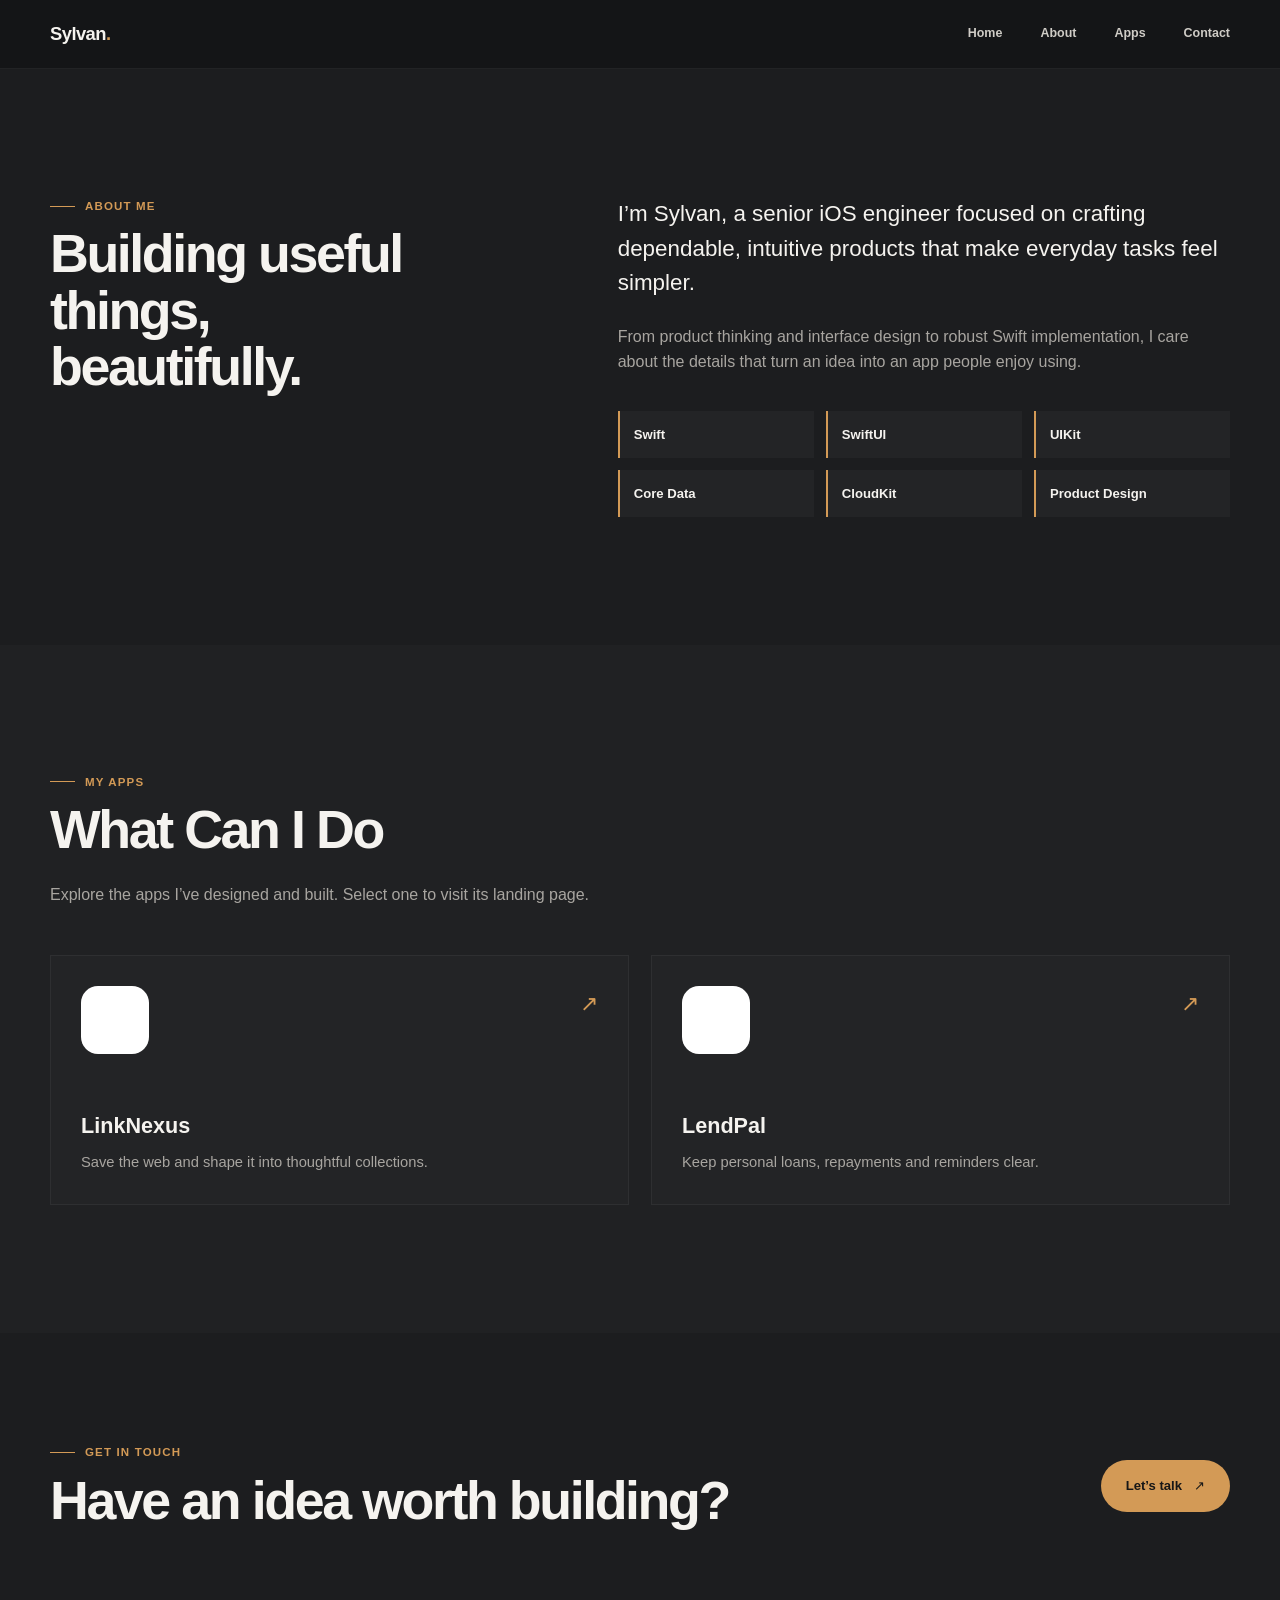
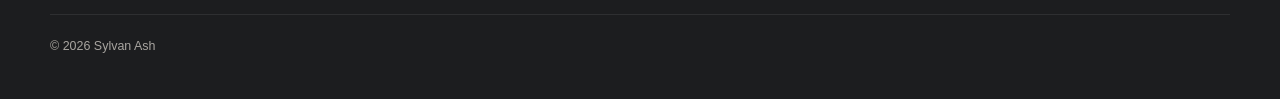
<file: index.html>
<!doctype html>
<html lang="en">
  <head>
    <meta charset="utf-8">
    <meta name="viewport" content="width=device-width, initial-scale=1">
    <meta http-equiv="refresh" content="0; url=https://sylvan-d-ash.github.io/">
    <link rel="canonical" href="https://sylvan-d-ash.github.io/">
    <meta name="description" content="Sylvan Ash is a senior iOS engineer building thoughtful apps for everyday life.">
    <title>Sylvan Ash — Senior iOS Engineer</title>
    <link rel="icon" href="favicon.svg" type="image/svg+xml">
    <link rel="apple-touch-icon" href="apple-touch-icon.png">
    <link rel="stylesheet" href="assets/styles.css">
  </head>
  <body class="portfolio-home">
    <header class="site-nav">
      <div class="nav-inner">
        <a class="wordmark" href="#home" aria-label="Sylvan Ash, home">Sylvan<span>.</span></a>
        <nav aria-label="Primary navigation">
          <a href="#home">Home</a>
          <a href="#about">About</a>
          <a href="#apps">Apps</a>
          <a href="#contact">Contact</a>
        </nav>
      </div>
    </header>

    <main>
      <section class="portfolio-hero" id="home" aria-labelledby="hero-title">
        <h1 class="visually-hidden" id="hero-title">Sylvan Ash, Senior iOS Engineer</h1>
        <img src="assets/sylvan-ash-hero-dark.png" alt="A dark desk with a notebook, plant, glasses, keyboard and coffee, introducing Sylvan Ash, Senior iOS Engineer.">
      </section>

      <section class="portfolio-section about-section" id="about">
        <div class="section-heading">
          <p class="section-kicker">About me</p>
          <h2>Building useful things,<br>beautifully.</h2>
        </div>
        <div class="about-copy">
          <p class="about-lead">I’m Sylvan, a senior iOS engineer focused on crafting dependable, intuitive products that make everyday tasks feel simpler.</p>
          <p>From product thinking and interface design to robust Swift implementation, I care about the details that turn an idea into an app people enjoy using.</p>
          <div class="skill-list" aria-label="Skills">
            <span>Swift</span>
            <span>SwiftUI</span>
            <span>UIKit</span>
            <span>Core Data</span>
            <span>CloudKit</span>
            <span>Product Design</span>
          </div>
        </div>
      </section>

      <section class="portfolio-section apps-section" id="apps">
        <div class="section-heading">
          <p class="section-kicker">My apps</p>
          <h2>What Can I Do</h2>
          <p>Explore the apps I’ve designed and built. Select one to visit its landing page.</p>
        </div>

        <div class="portfolio-app-grid" aria-label="Apps by Sylvan Ash">
          <a class="portfolio-app-card" href="linknexus/" aria-label="View the LinkNexus landing page">
            <span class="portfolio-app-icon" aria-hidden="true">
              <img src="linknexus-icon.png" alt="">
            </span>
            <span class="portfolio-app-copy">
              <span class="portfolio-app-name">LinkNexus</span>
              <span class="portfolio-app-description">Save the web and shape it into thoughtful collections.</span>
            </span>
            <span class="portfolio-app-arrow" aria-hidden="true">↗</span>
          </a>

          <a class="portfolio-app-card" href="lendpal/" aria-label="View the LendPal landing page">
            <span class="portfolio-app-icon" aria-hidden="true">
              <img src="app-light.png" alt="">
            </span>
            <span class="portfolio-app-copy">
              <span class="portfolio-app-name">LendPal</span>
              <span class="portfolio-app-description">Keep personal loans, repayments and reminders clear.</span>
            </span>
            <span class="portfolio-app-arrow" aria-hidden="true">↗</span>
          </a>
        </div>
      </section>
    </main>

    <footer class="portfolio-footer" id="contact">
      <div>
        <p class="section-kicker">Get in touch</p>
        <h2>Have an idea worth building?</h2>
      </div>
      <a class="contact-button" href="mailto:sylvan.d.ash@gmail.com">Let’s talk <span aria-hidden="true">↗</span></a>
      <p class="copyright">© 2026 Sylvan Ash</p>
    </footer>
  </body>
</html>
</file>
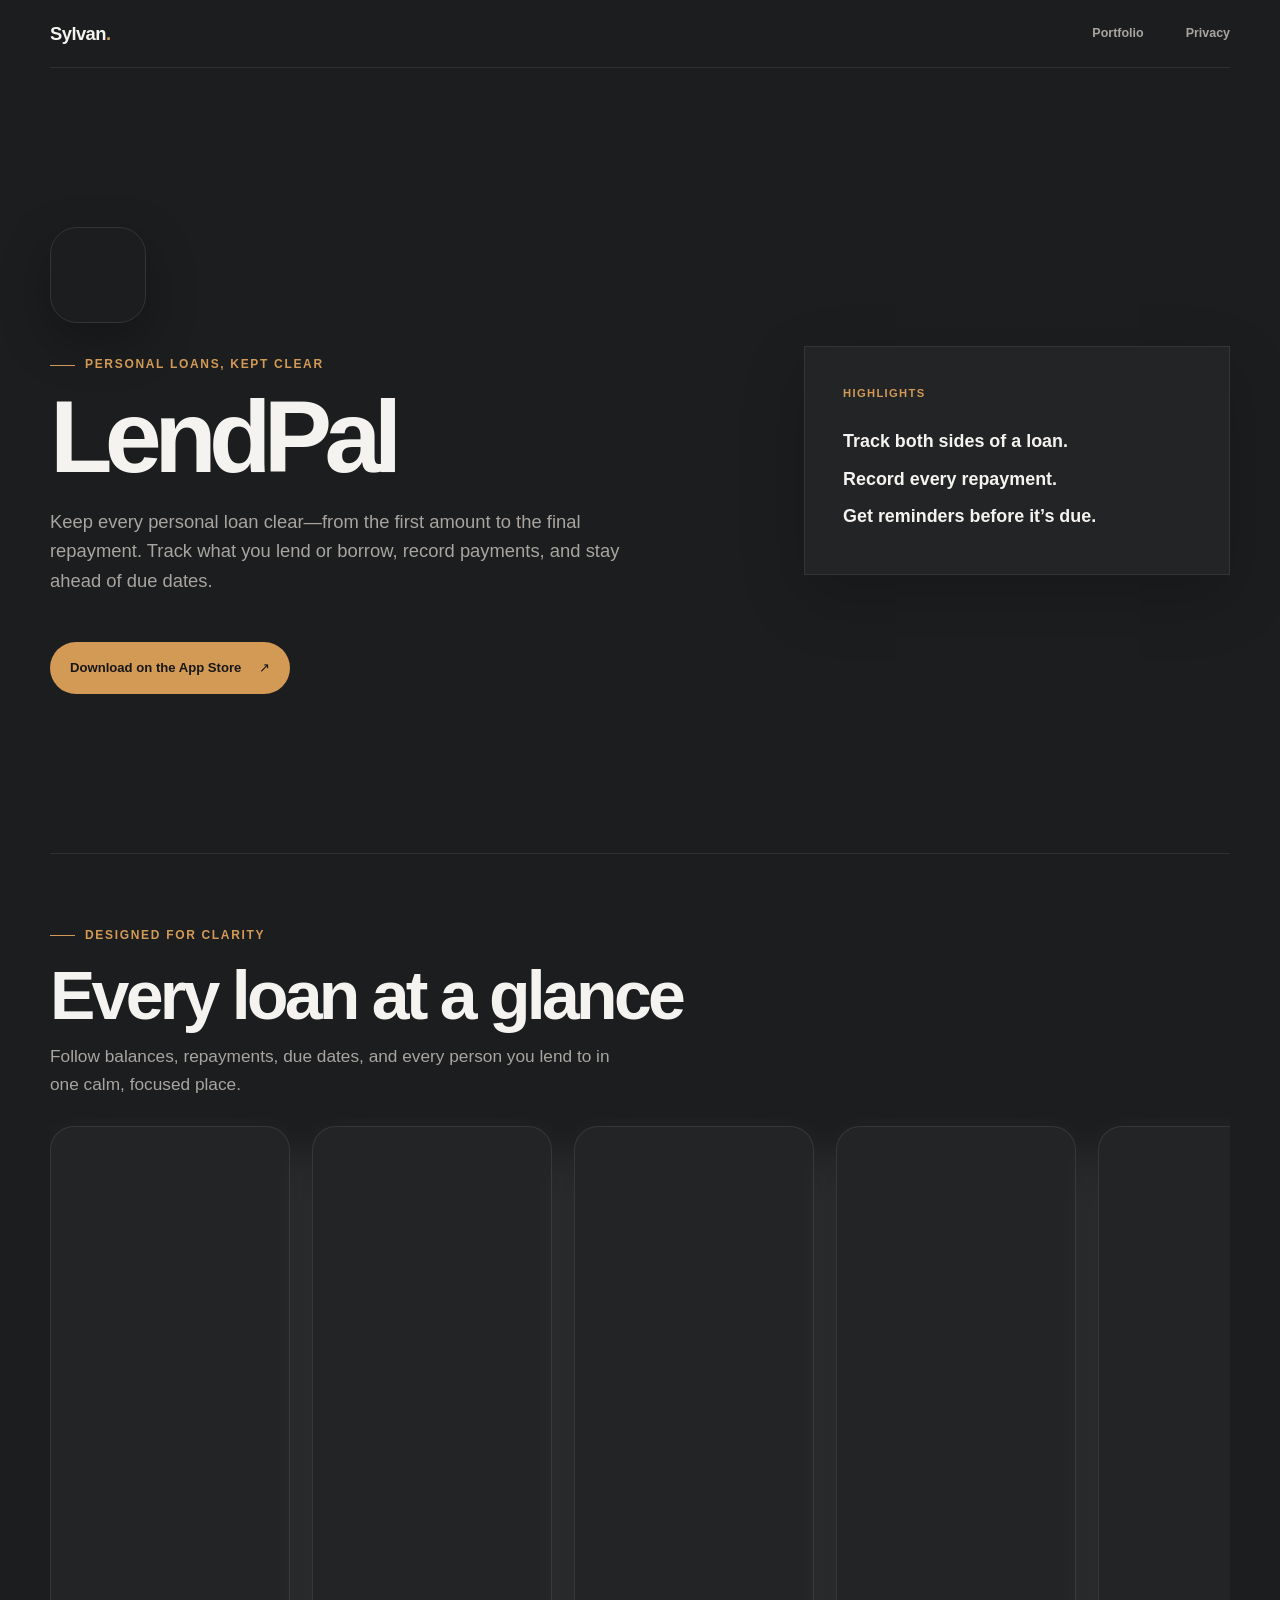
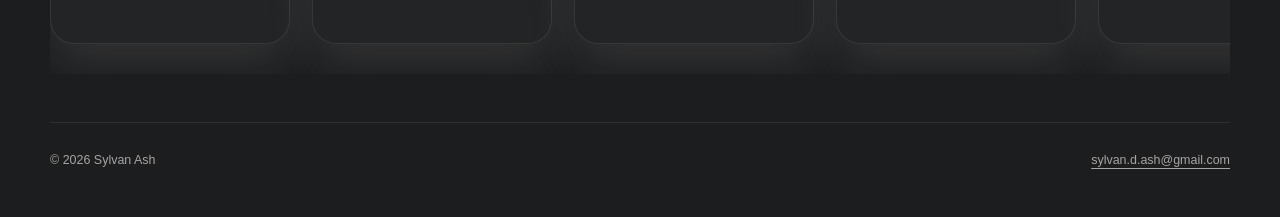
<file: lendpal/index.html>
<!doctype html>
<html lang="en">
  <head>
    <meta charset="utf-8">
    <meta name="viewport" content="width=device-width, initial-scale=1">
    <meta http-equiv="refresh" content="0; url=https://sylvan-d-ash.github.io/lendpal/">
    <link rel="canonical" href="https://sylvan-d-ash.github.io/lendpal/">
    <meta name="description" content="Track personal loans, repayments, and due dates clearly with LendPal.">
    <title>LendPal</title>
    <link rel="icon" href="../favicon.svg" type="image/svg+xml">
    <link rel="apple-touch-icon" href="../apple-touch-icon.png">
    <link rel="stylesheet" href="../assets/styles.css">
  </head>
  <body class="app-page lendpal">
    <main class="app-shell">
      <nav class="top-nav" aria-label="Page navigation">
        <a class="page-wordmark" href="../">Sylvan<span>.</span></a>
        <div class="page-nav-links">
          <a class="back-link" href="../">Portfolio</a>
          <a class="privacy-link" href="privacy.html">Privacy</a>
        </div>
      </nav>

      <section class="app-hero">
        <div class="app-copy">
          <div class="app-badge"><img src="../app-light.png" alt="LendPal icon"></div>
          <p class="eyebrow">Personal loans, kept clear</p>
          <h1>LendPal</h1>
          <p class="app-description">Keep every personal loan clear—from the first amount to the final repayment. Track what you lend or borrow, record payments, and stay ahead of due dates.</p>
          <a class="store-button" href="https://apps.apple.com/ke/app/lendpal/id6753029457" target="_blank" rel="noopener" aria-label="Download LendPal on the App Store">
            <span>Download on the App Store</span>
            <span aria-hidden="true">&#8599;</span>
          </a>
        </div>
        <aside class="feature-note">
          <p>Track both sides of a loan.<br>Record every repayment.<br>Get reminders before it’s due.</p>
        </aside>
      </section>

      <section class="screenshot-showcase" aria-labelledby="lendpal-screenshots-title">
        <div class="showcase-heading">
          <p class="eyebrow">Designed for clarity</p>
          <h2 id="lendpal-screenshots-title">Every loan at a glance</h2>
          <p>Follow balances, repayments, due dates, and every person you lend to in one calm, focused place.</p>
        </div>

        <div class="screenshot-track" aria-label="LendPal app screenshots">
          <figure class="screenshot-card">
            <img src="../assets/screenshots/lendpal/01-dashboard-overview.jpg" alt="LendPal dashboard showing total lent, repaid, and outstanding balances" width="801" height="1734">
          </figure>
          <figure class="screenshot-card">
            <img src="../assets/screenshots/lendpal/02-loans-by-person.jpg" alt="LendPal active loans organized by person" width="801" height="1734" loading="lazy">
          </figure>
          <figure class="screenshot-card">
            <img src="../assets/screenshots/lendpal/03-due-date-tracking.jpg" alt="LendPal loan list showing payment progress and due dates" width="801" height="1734" loading="lazy">
          </figure>
          <figure class="screenshot-card">
            <img src="../assets/screenshots/lendpal/04-payment-history.jpg" alt="LendPal repayment history for an active loan" width="801" height="1734" loading="lazy">
          </figure>
          <figure class="screenshot-card">
            <img src="../assets/screenshots/lendpal/05-flexible-loan-status.jpg" alt="LendPal forgiven loan details" width="801" height="1734" loading="lazy">
          </figure>
        </div>
      </section>

      <footer class="page-footer">
        <span>&copy; 2026 Sylvan Ash</span>
        <a href="mailto:sylvan.d.ash@gmail.com">sylvan.d.ash@gmail.com</a>
      </footer>
    </main>
  </body>
</html>
</file>
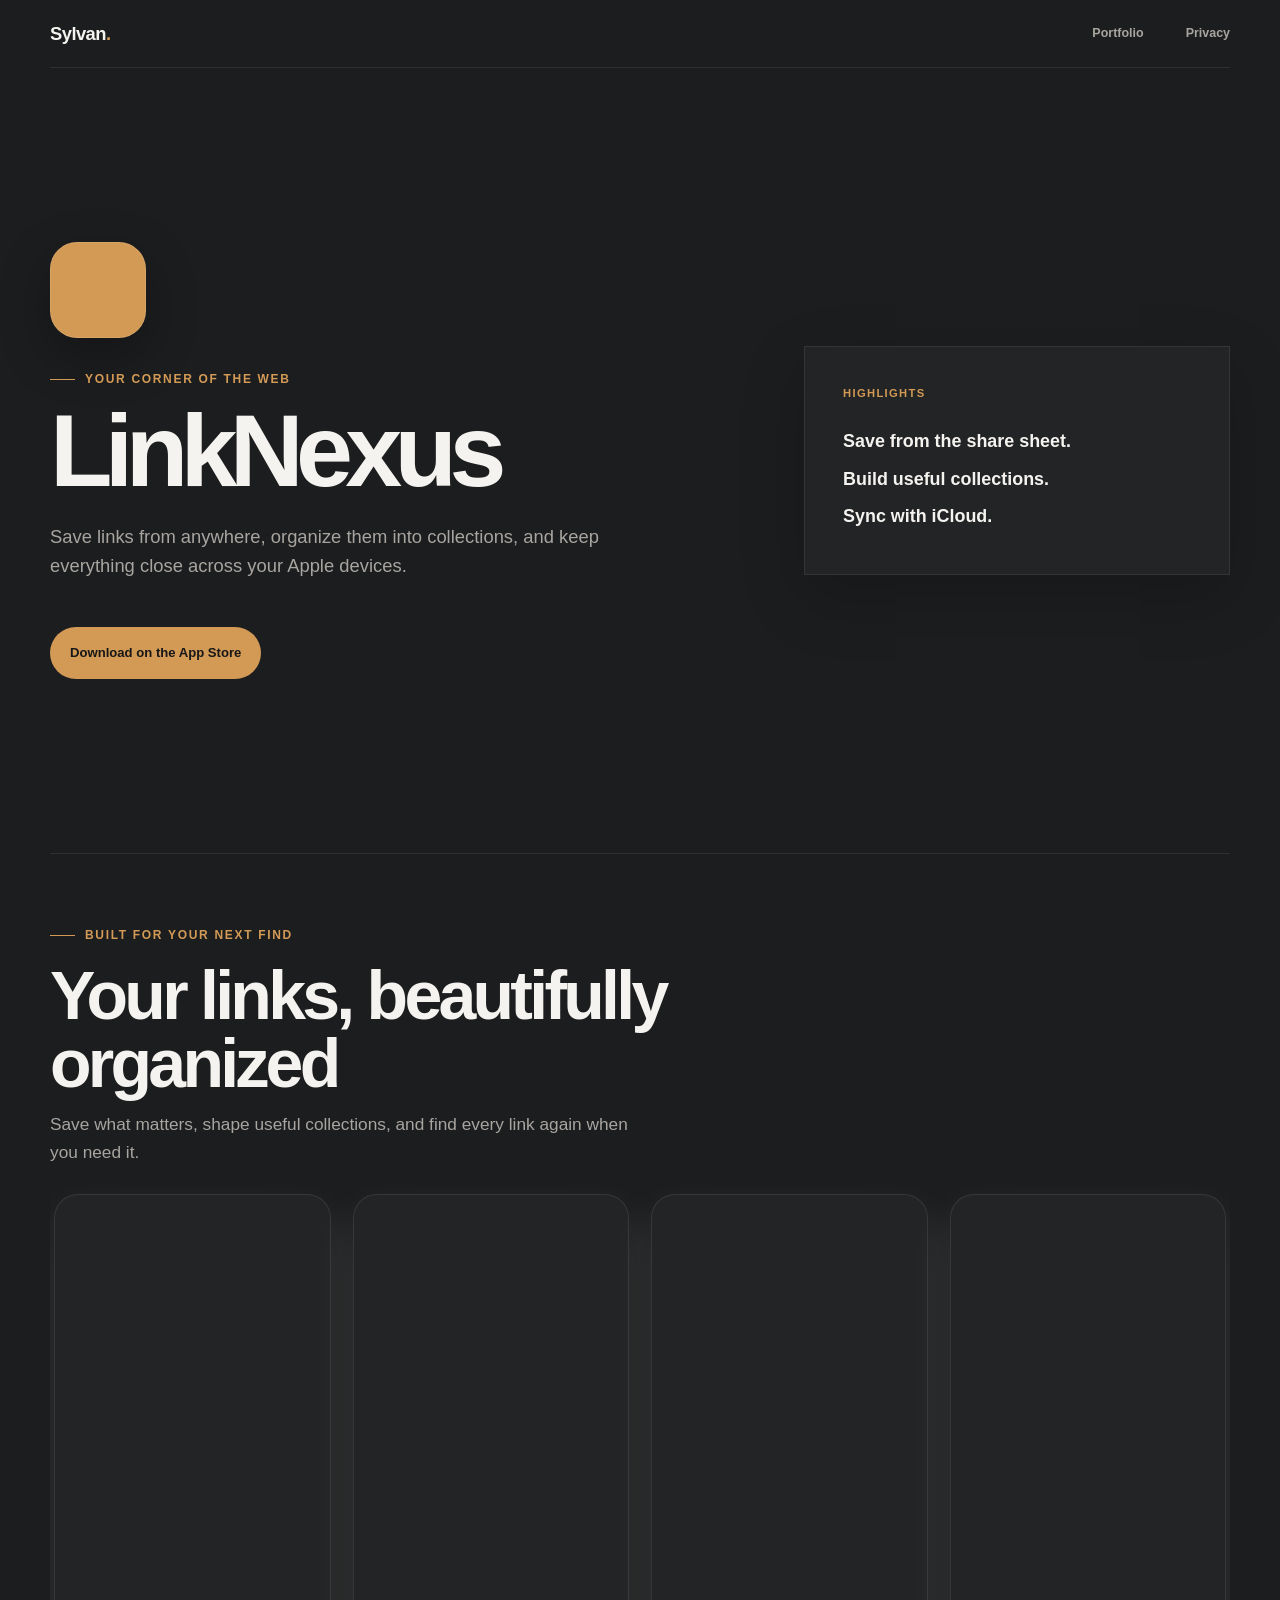
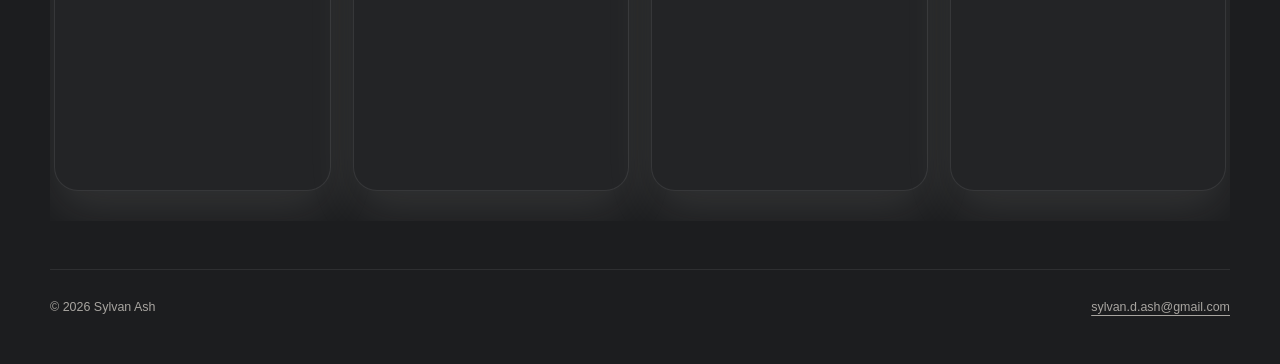
<file: linknexus/index.html>
<!doctype html>
<html lang="en">
  <head>
    <meta charset="utf-8">
    <meta name="viewport" content="width=device-width, initial-scale=1">
    <meta http-equiv="refresh" content="0; url=https://sylvan-d-ash.github.io/linknexus/">
    <link rel="canonical" href="https://sylvan-d-ash.github.io/linknexus/">
    <meta name="description" content="Save links from anywhere, organize them into collections, and keep them in sync with LinkNexus.">
    <title>LinkNexus</title>
    <link rel="icon" href="../favicon.svg" type="image/svg+xml">
    <link rel="apple-touch-icon" href="../apple-touch-icon.png">
    <link rel="stylesheet" href="../assets/styles.css">
  </head>
  <body class="app-page linknexus">
    <main class="app-shell">
      <nav class="top-nav" aria-label="Page navigation">
        <a class="page-wordmark" href="../">Sylvan<span>.</span></a>
        <div class="page-nav-links">
          <a class="back-link" href="../">Portfolio</a>
          <a class="privacy-link" href="privacy.html">Privacy</a>
        </div>
      </nav>

      <section class="app-hero">
        <div class="app-copy">
          <div class="app-badge"><img src="../linknexus-icon.png" alt="LinkNexus icon"></div>
          <p class="eyebrow">Your corner of the web</p>
          <h1>LinkNexus</h1>
          <p class="app-description">Save links from anywhere, organize them into collections, and keep everything close across your Apple devices.</p>
          <a class="store-button" href="https://apps.apple.com/ke/app/linknexus/id6794243107" target="_blank" rel="noopener" aria-label="Download LinkNexus on the App Store">
            <span>Download on the App Store</span>
          </a>
        </div>
        <aside class="feature-note">
          <p>Save from the share sheet.<br>Build useful collections.<br>Sync with iCloud.</p>
        </aside>
      </section>

      <section class="screenshot-showcase" aria-labelledby="linknexus-screenshots-title">
        <div class="showcase-heading">
          <p class="eyebrow">Built for your next find</p>
          <h2 id="linknexus-screenshots-title">Your links, beautifully organized</h2>
          <p>Save what matters, shape useful collections, and find every link again when you need it.</p>
        </div>

        <div class="screenshot-track" aria-label="LinkNexus app screenshots">
          <figure class="screenshot-card">
            <img src="../assets/screenshots/linknexus/01-Save-and-find.jpg" alt="LinkNexus home screen for saving and finding links" width="801" height="1734">
          </figure>
          <figure class="screenshot-card">
            <img src="../assets/screenshots/linknexus/02-Stay-organized.jpg" alt="LinkNexus collections for organizing saved links" width="801" height="1734" loading="lazy">
          </figure>
          <figure class="screenshot-card">
            <img src="../assets/screenshots/linknexus/03-Plan-adventures.jpg" alt="LinkNexus travel collection for planning adventures" width="801" height="1734" loading="lazy">
          </figure>
          <figure class="screenshot-card">
            <img src="../assets/screenshots/linknexus/04-Privacy-and-control.jpg" alt="LinkNexus privacy and data controls" width="801" height="1734" loading="lazy">
          </figure>
        </div>
      </section>

      <footer class="page-footer">
        <span>&copy; 2026 Sylvan Ash</span>
        <a href="mailto:sylvan.d.ash@gmail.com">sylvan.d.ash@gmail.com</a>
      </footer>
    </main>
  </body>
</html>
</file>
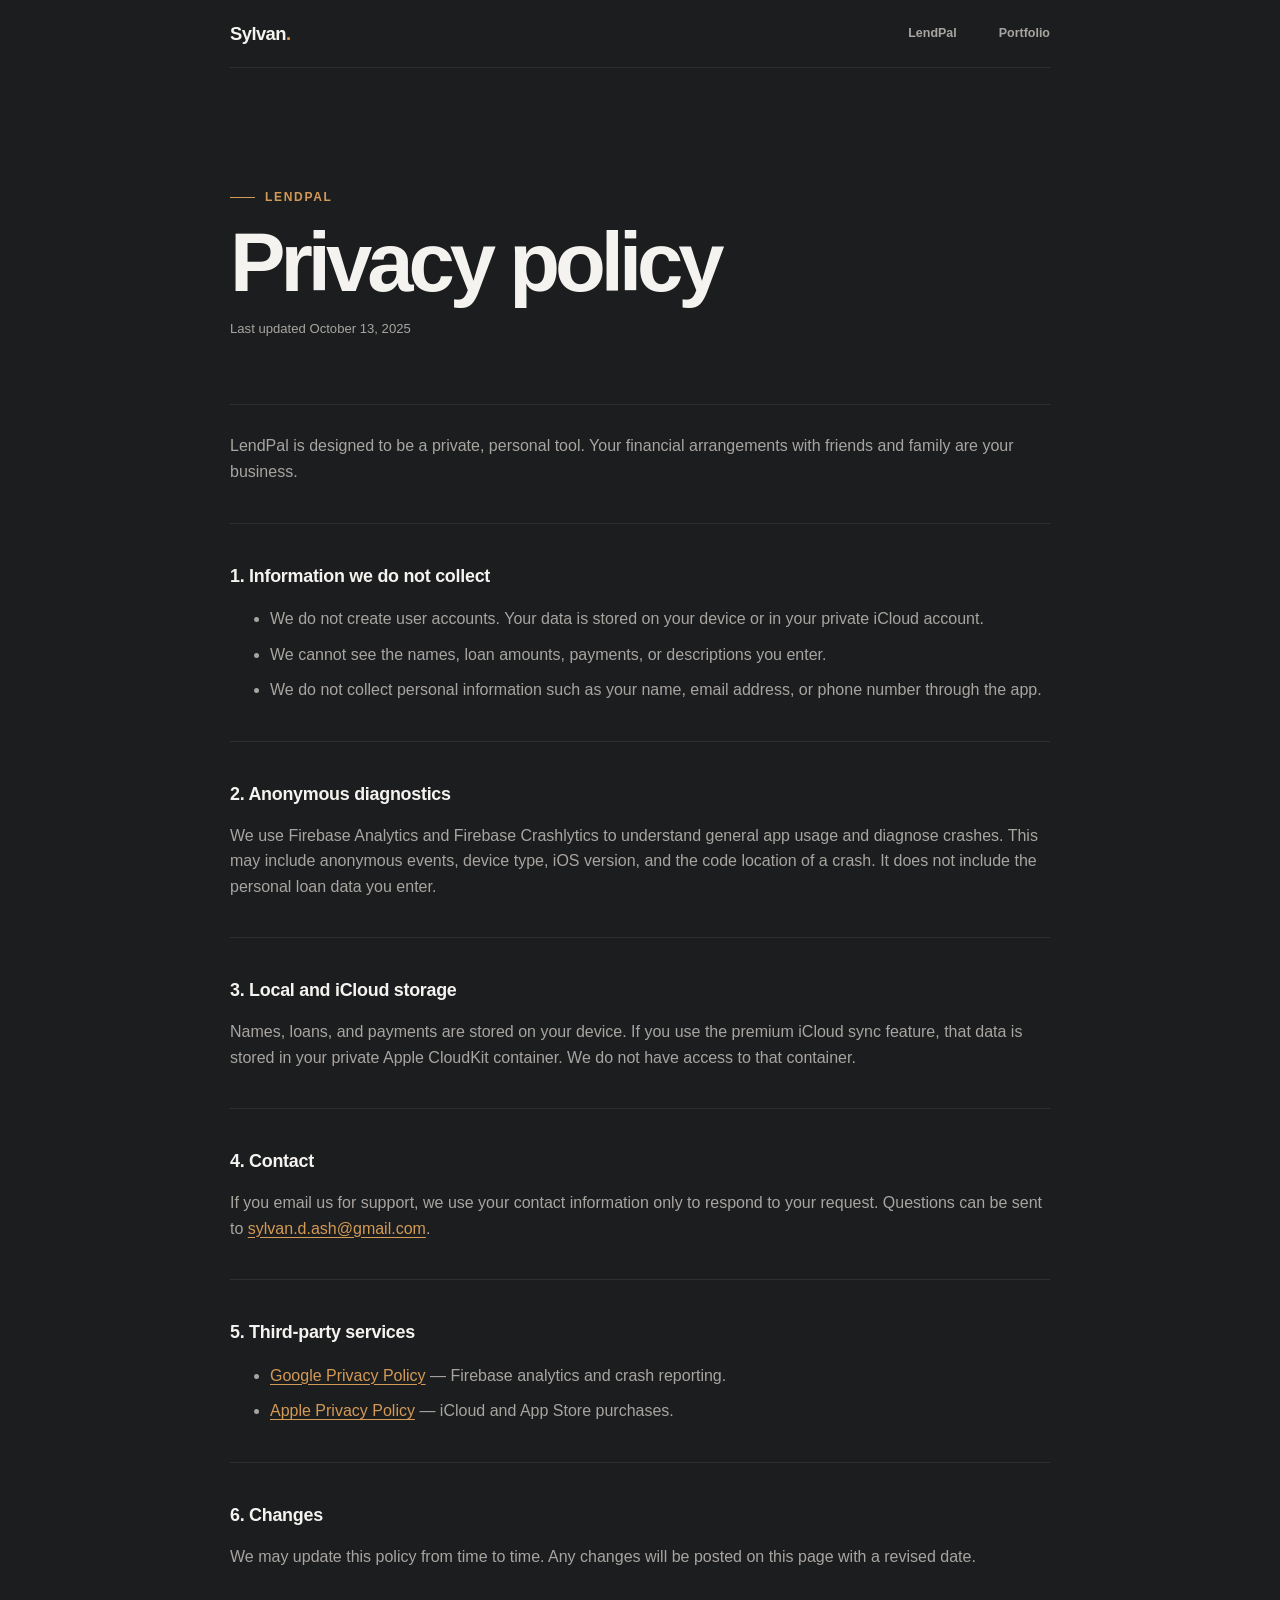
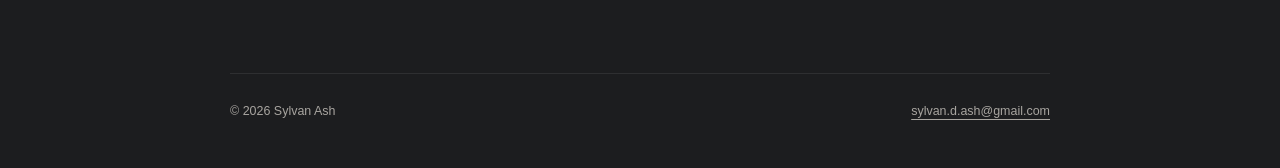
<file: privacy-policy.html>
<!doctype html>
<html lang="en">
  <head>
    <meta charset="utf-8">
    <meta name="viewport" content="width=device-width, initial-scale=1">
    <meta http-equiv="refresh" content="0; url=https://sylvan-d-ash.github.io/lendpal/privacy.html">
    <link rel="canonical" href="https://sylvan-d-ash.github.io/lendpal/privacy.html">
    <title>Privacy Policy — LendPal</title>
    <link rel="icon" href="favicon.svg" type="image/svg+xml">
    <link rel="apple-touch-icon" href="apple-touch-icon.png">
  </head>
  <body>
    <p><a href="https://sylvan-d-ash.github.io/lendpal/privacy.html">Continue to the LendPal privacy policy</a></p>
  </body>
</html>
</file>
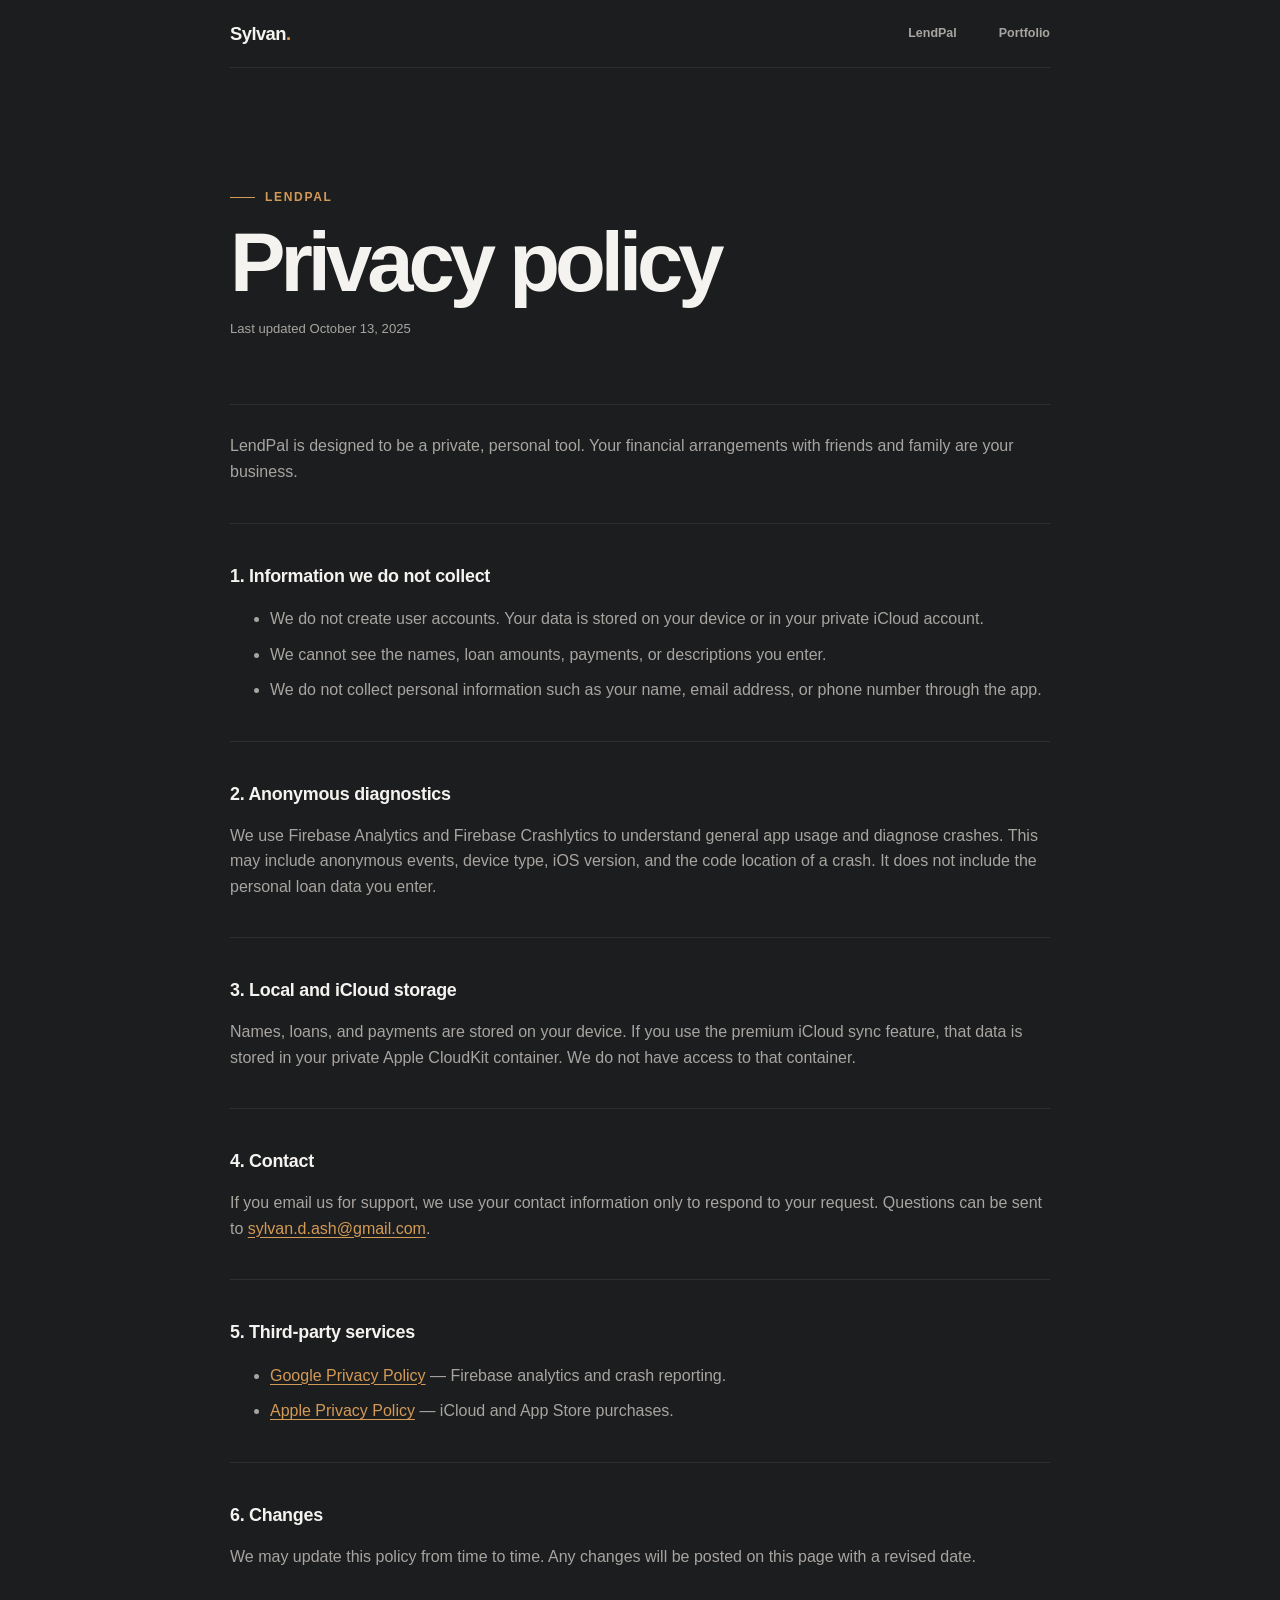
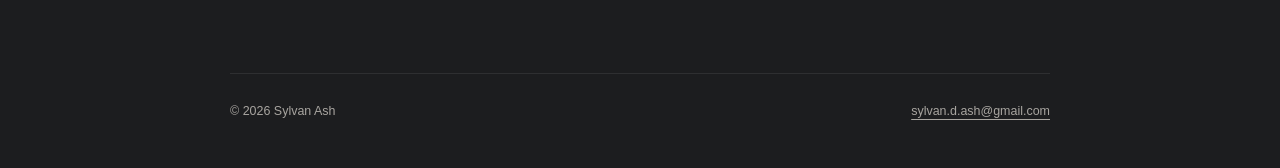
<file: lendpal/privacy.html>
<!doctype html>
<html lang="en">
  <head>
    <meta charset="utf-8">
    <meta name="viewport" content="width=device-width, initial-scale=1">
    <meta http-equiv="refresh" content="0; url=https://sylvan-d-ash.github.io/lendpal/privacy.html">
    <link rel="canonical" href="https://sylvan-d-ash.github.io/lendpal/privacy.html">
    <title>Privacy Policy — LendPal</title>
    <link rel="icon" href="../favicon.svg" type="image/svg+xml">
    <link rel="apple-touch-icon" href="../apple-touch-icon.png">
    <link rel="stylesheet" href="../assets/styles.css">
  </head>
  <body class="app-page lendpal">
    <main class="policy-shell">
      <nav class="top-nav" aria-label="Page navigation">
        <a class="page-wordmark" href="../">Sylvan<span>.</span></a>
        <div class="page-nav-links">
          <a class="back-link" href="./">LendPal</a>
          <a class="privacy-link" href="../">Portfolio</a>
        </div>
      </nav>

      <header class="policy-header">
        <p class="eyebrow">LendPal</p>
        <h1>Privacy policy</h1>
        <p class="updated">Last updated October 13, 2025</p>
      </header>

      <article class="policy-content">
        <p>LendPal is designed to be a private, personal tool. Your financial arrangements with friends and family are your business.</p>

        <h2>1. Information we do not collect</h2>
        <ul>
          <li>We do not create user accounts. Your data is stored on your device or in your private iCloud account.</li>
          <li>We cannot see the names, loan amounts, payments, or descriptions you enter.</li>
          <li>We do not collect personal information such as your name, email address, or phone number through the app.</li>
        </ul>

        <h2>2. Anonymous diagnostics</h2>
        <p>We use Firebase Analytics and Firebase Crashlytics to understand general app usage and diagnose crashes. This may include anonymous events, device type, iOS version, and the code location of a crash. It does not include the personal loan data you enter.</p>

        <h2>3. Local and iCloud storage</h2>
        <p>Names, loans, and payments are stored on your device. If you use the premium iCloud sync feature, that data is stored in your private Apple CloudKit container. We do not have access to that container.</p>

        <h2>4. Contact</h2>
        <p>If you email us for support, we use your contact information only to respond to your request. Questions can be sent to <a href="mailto:sylvan.d.ash@gmail.com">sylvan.d.ash@gmail.com</a>.</p>

        <h2>5. Third-party services</h2>
        <ul>
          <li><a href="https://policies.google.com/privacy">Google Privacy Policy</a> — Firebase analytics and crash reporting.</li>
          <li><a href="https://www.apple.com/legal/privacy/">Apple Privacy Policy</a> — iCloud and App Store purchases.</li>
        </ul>

        <h2>6. Changes</h2>
        <p>We may update this policy from time to time. Any changes will be posted on this page with a revised date.</p>
      </article>

      <footer class="page-footer">
        <span>&copy; 2026 Sylvan Ash</span>
        <a href="mailto:sylvan.d.ash@gmail.com">sylvan.d.ash@gmail.com</a>
      </footer>
    </main>
  </body>
</html>
</file>
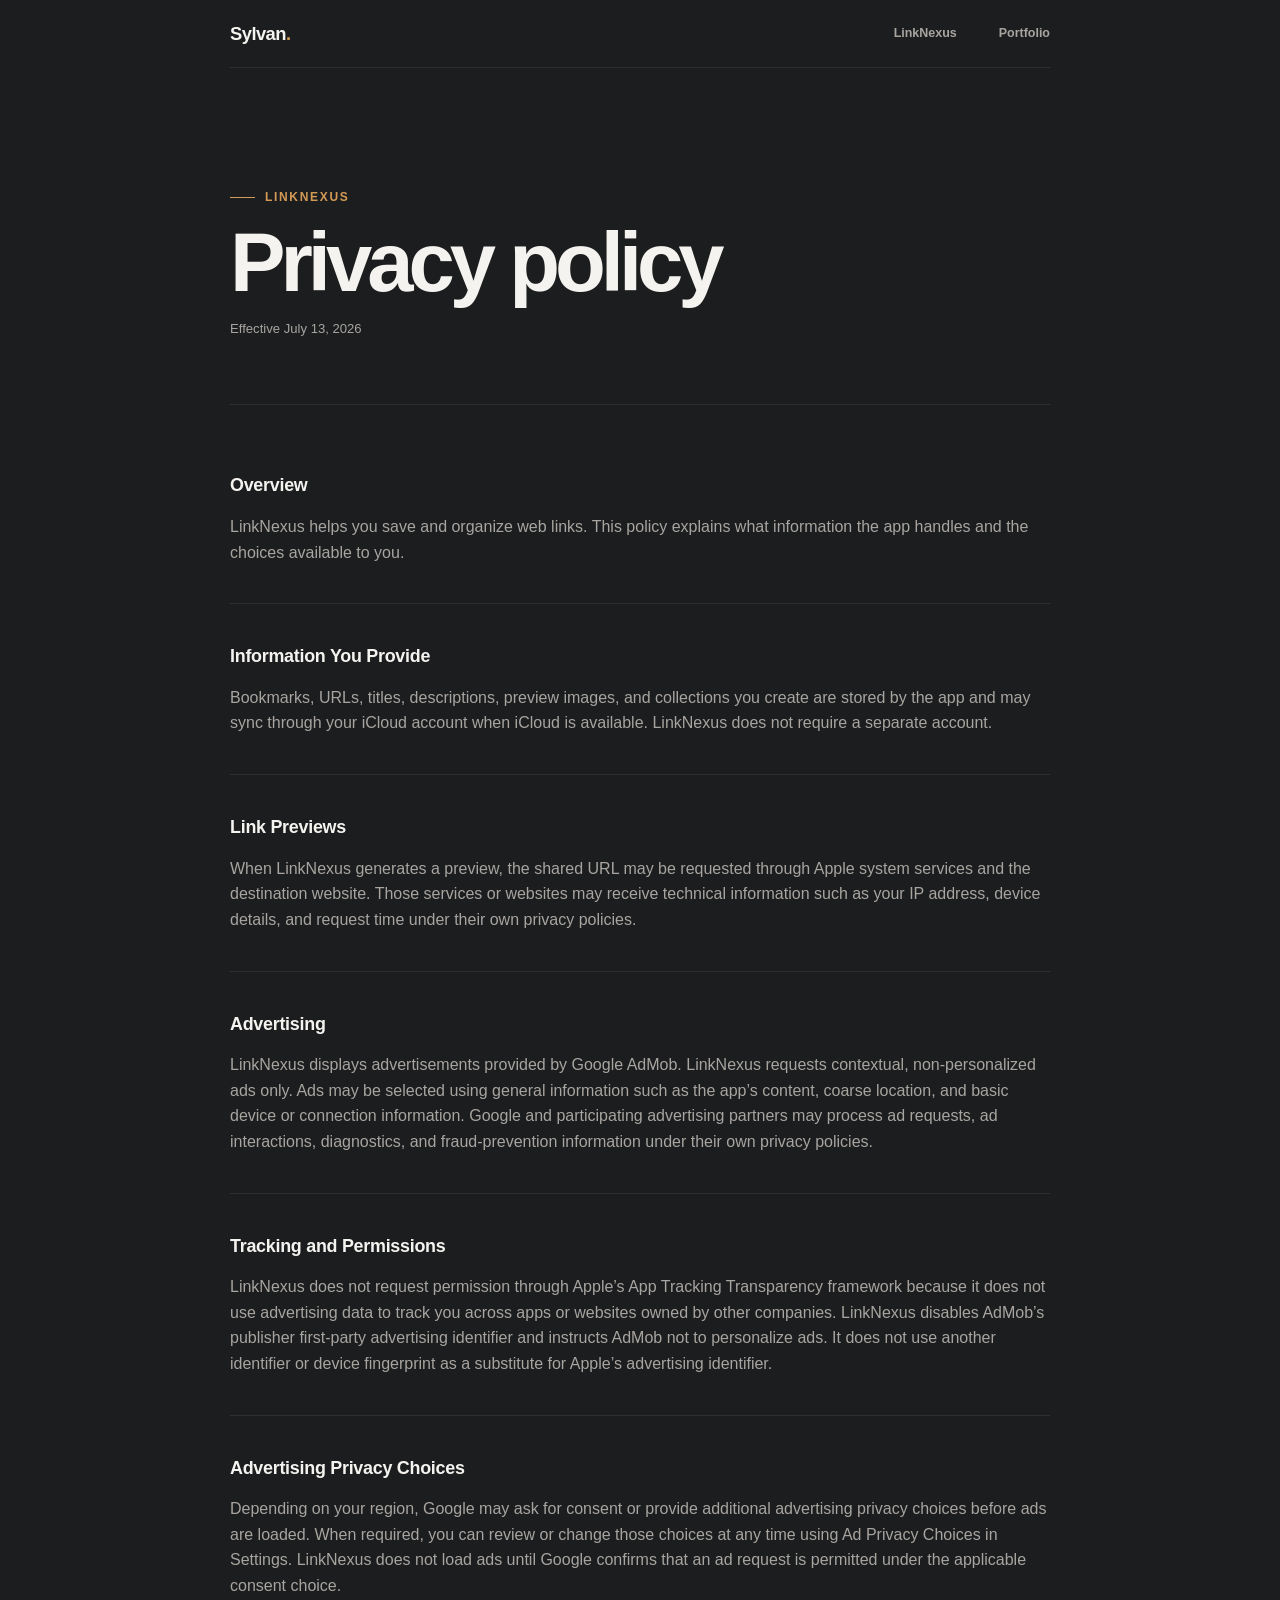
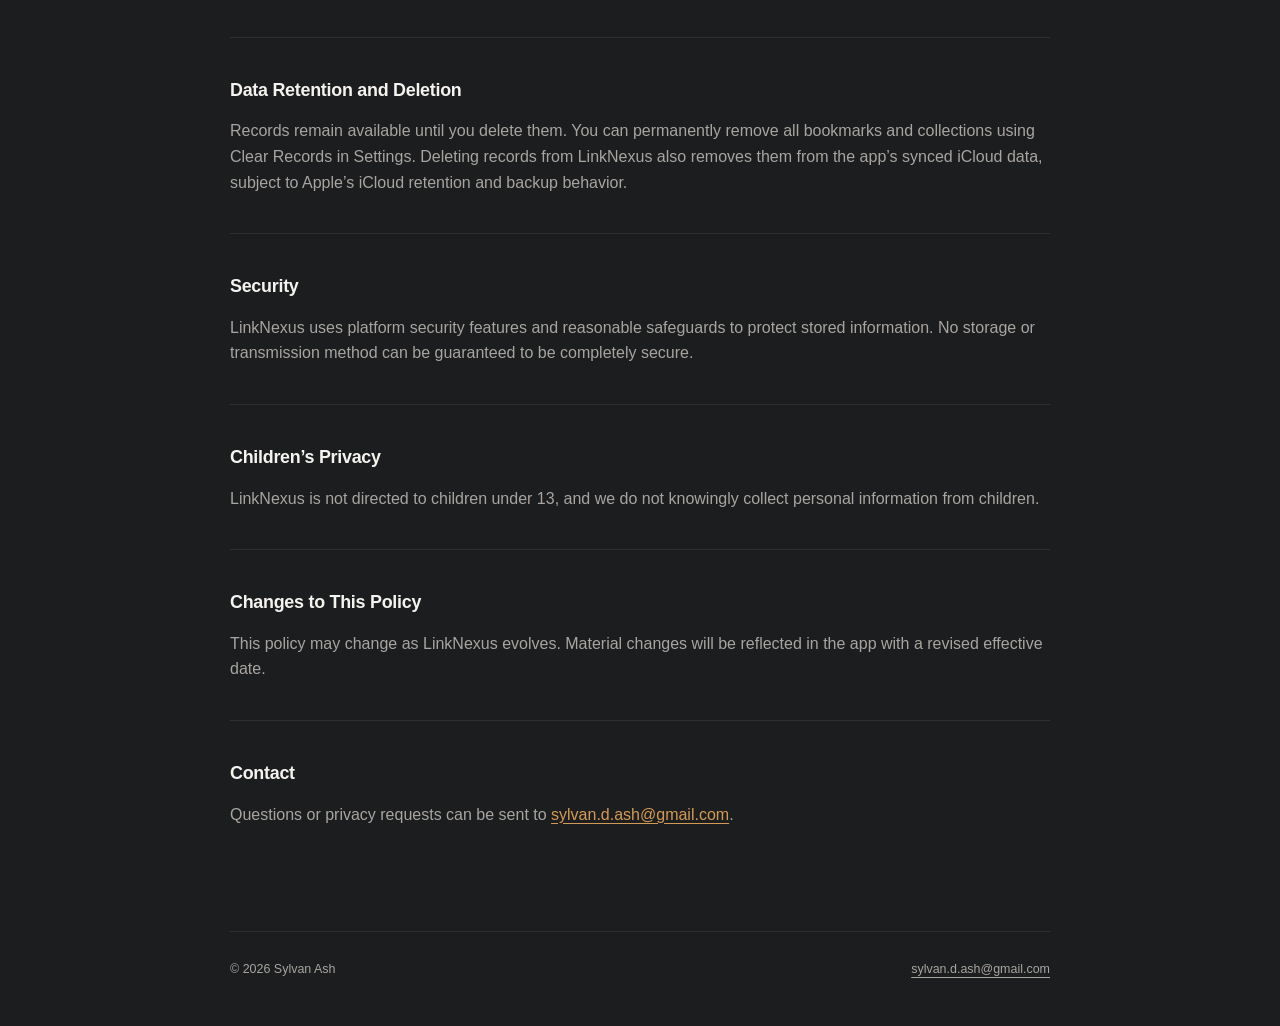
<file: linknexus/privacy.html>
<!doctype html>
<html lang="en">
  <head>
    <meta charset="utf-8">
    <meta name="viewport" content="width=device-width, initial-scale=1">
    <meta http-equiv="refresh" content="0; url=https://sylvan-d-ash.github.io/linknexus/privacy.html">
    <link rel="canonical" href="https://sylvan-d-ash.github.io/linknexus/privacy.html">
    <title>Privacy Policy — LinkNexus</title>
    <link rel="icon" href="../favicon.svg" type="image/svg+xml">
    <link rel="apple-touch-icon" href="../apple-touch-icon.png">
    <link rel="stylesheet" href="../assets/styles.css">
  </head>
  <body class="app-page linknexus">
    <main class="policy-shell">
      <nav class="top-nav" aria-label="Page navigation">
        <a class="page-wordmark" href="../">Sylvan<span>.</span></a>
        <div class="page-nav-links">
          <a class="back-link" href="./">LinkNexus</a>
          <a class="privacy-link" href="../">Portfolio</a>
        </div>
      </nav>

      <header class="policy-header">
        <p class="eyebrow">LinkNexus</p>
        <h1>Privacy policy</h1>
        <p class="updated">Effective July 13, 2026</p>
      </header>

      <article class="policy-content">
        <h2>Overview</h2>
        <p>LinkNexus helps you save and organize web links. This policy explains what information the app handles and the choices available to you.</p>

        <h2>Information You Provide</h2>
        <p>Bookmarks, URLs, titles, descriptions, preview images, and collections you create are stored by the app and may sync through your iCloud account when iCloud is available. LinkNexus does not require a separate account.</p>

        <h2>Link Previews</h2>
        <p>When LinkNexus generates a preview, the shared URL may be requested through Apple system services and the destination website. Those services or websites may receive technical information such as your IP address, device details, and request time under their own privacy policies.</p>

        <h2>Advertising</h2>
        <p>LinkNexus displays advertisements provided by Google AdMob. LinkNexus requests contextual, non-personalized ads only. Ads may be selected using general information such as the app’s content, coarse location, and basic device or connection information. Google and participating advertising partners may process ad requests, ad interactions, diagnostics, and fraud-prevention information under their own privacy policies.</p>

        <h2>Tracking and Permissions</h2>
        <p>LinkNexus does not request permission through Apple’s App Tracking Transparency framework because it does not use advertising data to track you across apps or websites owned by other companies. LinkNexus disables AdMob’s publisher first-party advertising identifier and instructs AdMob not to personalize ads. It does not use another identifier or device fingerprint as a substitute for Apple’s advertising identifier.</p>

        <h2>Advertising Privacy Choices</h2>
        <p>Depending on your region, Google may ask for consent or provide additional advertising privacy choices before ads are loaded. When required, you can review or change those choices at any time using Ad Privacy Choices in Settings. LinkNexus does not load ads until Google confirms that an ad request is permitted under the applicable consent choice.</p>

        <h2>Data Retention and Deletion</h2>
        <p>Records remain available until you delete them. You can permanently remove all bookmarks and collections using Clear Records in Settings. Deleting records from LinkNexus also removes them from the app’s synced iCloud data, subject to Apple’s iCloud retention and backup behavior.</p>

        <h2>Security</h2>
        <p>LinkNexus uses platform security features and reasonable safeguards to protect stored information. No storage or transmission method can be guaranteed to be completely secure.</p>

        <h2>Children’s Privacy</h2>
        <p>LinkNexus is not directed to children under 13, and we do not knowingly collect personal information from children.</p>

        <h2>Changes to This Policy</h2>
        <p>This policy may change as LinkNexus evolves. Material changes will be reflected in the app with a revised effective date.</p>

        <h2>Contact</h2>
        <p>Questions or privacy requests can be sent to <a href="mailto:sylvan.d.ash@gmail.com">sylvan.d.ash@gmail.com</a>.</p>
      </article>

      <footer class="page-footer">
        <span>&copy; 2026 Sylvan Ash</span>
        <a href="mailto:sylvan.d.ash@gmail.com">sylvan.d.ash@gmail.com</a>
      </footer>
    </main>
  </body>
</html>
</file>
<file: assets/styles.css>
:root {
  color-scheme: light;
  --ink: #17202a;
  --muted: #65717d;
  --line: #e8ecef;
  --paper: #fbfcfc;
  --white: #ffffff;
  font-family: Inter, ui-sans-serif, -apple-system, BlinkMacSystemFont, "Segoe UI", sans-serif;
  font-synthesis: none;
}

/* Portfolio home */
.portfolio-home {
  --portfolio-bg: #1c1d1f;
  --portfolio-panel: #232426;
  --portfolio-panel-hover: #292a2d;
  --portfolio-ink: #f5f3ef;
  --portfolio-muted: #a8a5a0;
  --portfolio-accent: #d39a56;
  background: var(--portfolio-bg);
  color: var(--portfolio-ink);
}

.visually-hidden {
  position: absolute;
  width: 1px;
  height: 1px;
  padding: 0;
  margin: -1px;
  overflow: hidden;
  clip: rect(0, 0, 0, 0);
  white-space: nowrap;
  border: 0;
}

.site-nav {
  position: sticky;
  top: 0;
  z-index: 10;
  border-bottom: 1px solid rgb(255 255 255 / 6%);
  background: rgb(20 21 23 / 92%);
  backdrop-filter: blur(16px);
}

.nav-inner {
  width: min(100% - 40px, 1180px);
  min-height: 68px;
  margin: 0 auto;
  display: flex;
  align-items: center;
  justify-content: space-between;
}

.wordmark {
  color: var(--portfolio-ink);
  font-size: 1.15rem;
  font-weight: 800;
  letter-spacing: -.03em;
  text-decoration: none;
}

.wordmark span,
.section-kicker,
.portfolio-app-arrow { color: var(--portfolio-accent); }

.site-nav nav { display: flex; gap: clamp(18px, 3vw, 38px); }
.site-nav nav a {
  color: #cfccc6;
  font-size: .78rem;
  font-weight: 700;
  text-decoration: none;
  transition: color .2s ease;
}
.site-nav nav a:hover,
.site-nav nav a:focus-visible { color: var(--portfolio-accent); }

.portfolio-hero {
  width: 100%;
  overflow: hidden;
  background: #151618;
}

.portfolio-hero img {
  width: 100%;
  height: auto;
  display: block;
}

.portfolio-section,
.portfolio-footer {
  width: min(100% - 40px, 1180px);
  margin: 0 auto;
}

.portfolio-section {
  padding: clamp(78px, 10vw, 128px) 0;
}

.section-heading { max-width: 590px; }
.section-kicker {
  display: flex;
  align-items: center;
  gap: 10px;
  margin: 0 0 10px;
  font-size: .72rem;
  font-weight: 800;
  letter-spacing: .1em;
  text-transform: uppercase;
}

.section-kicker::before {
  width: 25px;
  height: 1px;
  content: "";
  background: currentColor;
}

.section-heading h2,
.portfolio-footer h2 {
  margin-bottom: 24px;
  font-size: clamp(2rem, 4.2vw, 3.75rem);
  letter-spacing: -.045em;
  line-height: 1.05;
}

.section-heading > p:last-child,
.about-copy { color: var(--portfolio-muted); }

.about-section {
  display: grid;
  grid-template-columns: .85fr 1.15fr;
  gap: clamp(48px, 9vw, 120px);
  align-items: start;
}

.about-copy { max-width: 650px; font-size: 1rem; }
.about-lead {
  color: var(--portfolio-ink);
  font-size: clamp(1.15rem, 2vw, 1.4rem);
  line-height: 1.55;
}

.skill-list {
  display: grid;
  grid-template-columns: repeat(3, 1fr);
  gap: 12px;
  margin-top: 36px;
}

.skill-list span {
  padding: 13px 14px;
  border-left: 2px solid var(--portfolio-accent);
  background: var(--portfolio-panel);
  color: var(--portfolio-ink);
  font-size: .82rem;
  font-weight: 700;
}

.apps-section {
  width: 100%;
  max-width: none;
  padding-right: max(20px, calc((100% - 1180px) / 2));
  padding-left: max(20px, calc((100% - 1180px) / 2));
  background: #202123;
}

.portfolio-app-grid {
  display: grid;
  grid-template-columns: repeat(2, minmax(0, 1fr));
  gap: 22px;
  margin-top: 48px;
}

.portfolio-app-card {
  position: relative;
  min-height: 250px;
  padding: 30px;
  border: 1px solid rgb(255 255 255 / 5%);
  display: flex;
  flex-direction: column;
  justify-content: space-between;
  background: var(--portfolio-panel);
  color: var(--portfolio-ink);
  text-decoration: none;
  transition: transform .25s ease, background .25s ease, border-color .25s ease;
}

.portfolio-app-card:hover {
  transform: translateY(-6px);
  border-color: rgb(211 154 86 / 55%);
  background: var(--portfolio-panel-hover);
}

.portfolio-app-card:focus-visible {
  outline: 3px solid var(--portfolio-accent);
  outline-offset: 4px;
}

.portfolio-app-icon {
  width: 68px;
  height: 68px;
  overflow: hidden;
  border-radius: 17px;
  background: #fff;
}
.portfolio-app-icon img { width: 100%; height: 100%; display: block; object-fit: cover; }
.portfolio-app-copy { display: block; padding-top: 42px; }
.portfolio-app-name { display: block; font-size: 1.35rem; font-weight: 750; }
.portfolio-app-description { display: block; max-width: 380px; margin-top: 7px; color: var(--portfolio-muted); font-size: .92rem; }
.portfolio-app-arrow { position: absolute; top: 30px; right: 30px; font-size: 1.4rem; }

.portfolio-footer {
  position: relative;
  padding: clamp(74px, 9vw, 110px) 0 42px;
  display: grid;
  grid-template-columns: 1fr auto;
  gap: 32px;
  align-items: center;
}

.portfolio-footer h2 { margin: 0; }
.contact-button {
  min-height: 52px;
  padding: 0 25px;
  border-radius: 999px;
  display: inline-flex;
  align-items: center;
  gap: 12px;
  background: var(--portfolio-accent);
  color: #171717;
  font-size: .82rem;
  font-weight: 800;
  text-decoration: none;
  transition: transform .2s ease, filter .2s ease;
}
.contact-button:hover { transform: translateY(-2px); filter: brightness(1.07); }
.copyright {
  grid-column: 1 / -1;
  margin: 54px 0 0;
  padding-top: 22px;
  border-top: 1px solid rgb(255 255 255 / 8%);
  color: var(--portfolio-muted);
  font-size: .78rem;
}

* { box-sizing: border-box; }

html { scroll-behavior: smooth; }

body {
  min-height: 100vh;
  margin: 0;
  background: var(--paper);
  color: var(--ink);
  line-height: 1.6;
  -webkit-font-smoothing: antialiased;
}

a { color: inherit; }

.home-shell,
.app-shell,
.policy-shell {
  width: min(100% - 40px, 920px);
  margin: 0 auto;
}

.home-shell {
  min-height: 100vh;
  display: flex;
  flex-direction: column;
  padding: 12vh 0 32px;
}

.intro { max-width: 680px; }

.eyebrow {
  margin: 0 0 18px;
  color: var(--muted);
  font-size: .75rem;
  font-weight: 700;
  letter-spacing: .14em;
  text-transform: uppercase;
}

h1, h2, p { margin-top: 0; }

.intro h1 {
  margin-bottom: 24px;
  font-size: clamp(3rem, 8vw, 5.75rem);
  font-weight: 680;
  letter-spacing: -.065em;
  line-height: .96;
}

.intro-copy {
  max-width: 520px;
  margin-bottom: 0;
  color: var(--muted);
  font-size: 1.1rem;
}

.app-grid {
  display: grid;
  grid-template-columns: repeat(2, 1fr);
  gap: 18px;
  margin: 70px 0;
}

.app-card {
  position: relative;
  min-height: 260px;
  padding: 28px;
  overflow: hidden;
  border: 1px solid transparent;
  border-radius: 26px;
  display: flex;
  flex-direction: column;
  justify-content: space-between;
  text-decoration: none;
  transition: transform .2s ease, box-shadow .2s ease;
}

.app-card:hover {
  transform: translateY(-4px);
  box-shadow: 0 20px 50px rgb(26 39 49 / 10%);
}

.app-card:focus-visible {
  outline: 3px solid var(--ink);
  outline-offset: 4px;
}

.linknexus-card { background: #202428; color: #f5f5f5; }
.lendpal-card { background: #e8f2fb; color: #2d3748; }

.card-icon {
  width: 72px;
  height: 72px;
  border-radius: 20px;
  display: grid;
  place-items: center;
}

.linknexus-icon { overflow: hidden; background: #202428; }
.linknexus-icon img { width: 100%; height: 100%; object-fit: cover; }
.lendpal-icon { overflow: hidden; background: #fff; }
.lendpal-icon img { width: 100%; height: 100%; object-fit: cover; }

.card-content { display: block; padding-top: 44px; }
.card-label { display: block; font-size: 1.65rem; font-weight: 700; letter-spacing: -.035em; }
.card-description { display: block; max-width: 280px; margin-top: 4px; opacity: .72; }
.card-arrow { position: absolute; top: 28px; right: 28px; font-size: 1.5rem; }

.site-footer {
  margin-top: auto;
  padding-top: 24px;
  border-top: 1px solid var(--line);
  display: flex;
  justify-content: space-between;
  color: var(--muted);
  font-size: .9rem;
}

.site-footer a { text-underline-offset: 4px; }

.app-page {
  --accent: #d39a56;
  --soft: #232426;
  --page-background: #1c1d1f;
  --page-ink: #f5f3ef;
  --page-muted: #a8a5a0;
  --page-line: rgb(255 255 255 / 8%);
  background: var(--page-background);
  color: var(--page-ink);
}

.app-page.lendpal {
  --accent: #d39a56;
  --soft: #232426;
  --page-background: #1c1d1f;
  --page-ink: #f5f3ef;
  --page-muted: #a8a5a0;
}

.app-shell { width: min(100% - 40px, 1180px); padding: 0 0 46px; }

.top-nav {
  min-height: 68px;
  border-bottom: 1px solid var(--page-line);
  display: flex;
  justify-content: space-between;
  align-items: center;
}
.page-wordmark {
  color: var(--page-ink);
  font-size: 1.15rem;
  font-weight: 800;
  letter-spacing: -.03em;
  text-decoration: none;
}
.page-wordmark span { color: var(--accent); }
.page-nav-links { display: flex; align-items: center; gap: clamp(22px, 4vw, 42px); }
.back-link, .privacy-link { color: var(--page-muted); font-size: .78rem; font-weight: 700; text-decoration: none; }
.back-link:hover, .privacy-link:hover { color: var(--accent); }

.app-hero {
  min-height: calc(100vh - 115px);
  padding: clamp(78px, 9vw, 118px) 0;
  display: grid;
  grid-template-columns: 1.2fr .8fr;
  align-items: center;
  gap: clamp(54px, 9vw, 120px);
}

.app-badge {
  width: 96px;
  height: 96px;
  margin-bottom: 32px;
  border-radius: 27px;
  display: grid;
  place-items: center;
  overflow: hidden;
  background: var(--accent);
  border: 1px solid rgb(255 255 255 / 10%);
  box-shadow: 0 18px 50px rgb(0 0 0 / 28%);
}

.app-badge img { width: 100%; height: 100%; object-fit: cover; }
.app-badge svg { width: 56px; fill: none; stroke: #fff; stroke-width: 3.5; stroke-linecap: round; }
.app-page.lendpal .app-badge { background: transparent; }

.app-copy h1 {
  margin-bottom: 24px;
  font-size: clamp(3.5rem, 8vw, 6.7rem);
  letter-spacing: -.075em;
  line-height: .9;
}

.app-page .eyebrow {
  display: flex;
  align-items: center;
  gap: 10px;
  margin-bottom: 16px;
  color: var(--accent);
}
.app-page .eyebrow::before { width: 25px; height: 1px; content: ""; background: currentColor; }
.app-description { max-width: 620px; color: var(--page-muted); font-size: 1.15rem; }

.store-button {
  width: fit-content;
  min-height: 52px;
  margin-top: 28px;
  padding: 0 20px;
  border-radius: 999px;
  display: inline-flex;
  align-items: center;
  gap: 18px;
  background: var(--accent);
  color: #171717;
  font-size: .82rem;
  font-weight: 800;
  text-decoration: none;
  transition: transform .2s ease, box-shadow .2s ease;
}

a.store-button:hover {
  transform: translateY(-2px);
  box-shadow: 0 12px 30px rgb(0 0 0 / 25%);
}

a.store-button:focus-visible {
  outline: 3px solid var(--accent);
  outline-offset: 4px;
}

.store-button.is-coming-soon {
  border: 1px solid var(--page-line);
  background: var(--soft);
  color: var(--page-ink);
}

.store-detail { color: var(--page-muted); font-size: .8rem; font-weight: 600; }

.feature-note {
  position: relative;
  padding: 38px;
  border: 1px solid var(--page-line);
  border-radius: 0;
  background: var(--soft);
  color: var(--page-ink);
  box-shadow: 0 22px 60px rgb(0 0 0 / 18%);
}

.feature-note::before {
  display: block;
  margin-bottom: 20px;
  color: var(--accent);
  content: "Highlights";
  font-size: .7rem;
  font-weight: 800;
  letter-spacing: .12em;
  text-transform: uppercase;
}
.feature-note p { margin: 0; font-size: 1.12rem; font-weight: 650; line-height: 2.1; }
.feature-note p::first-line { color: var(--page-ink); }

.screenshot-showcase {
  padding: 72px 0 48px;
  border-top: 1px solid color-mix(in srgb, var(--page-ink) 9%, transparent);
}

.showcase-heading {
  max-width: 650px;
  margin-bottom: 20px;
}

.showcase-heading .eyebrow { color: var(--accent); }

.showcase-heading h2 {
  margin-bottom: 14px;
  font-size: clamp(2.25rem, 6vw, 4.25rem);
  letter-spacing: -.055em;
  line-height: 1;
}

.showcase-heading > p:last-child {
  max-width: 590px;
  margin-bottom: 0;
  color: var(--page-muted);
  font-size: 1.08rem;
}

.screenshot-track {
  display: grid;
  grid-auto-columns: minmax(240px, 30%);
  grid-auto-flow: column;
  gap: 22px;
  padding: 8px 4px 30px;
  overflow-x: auto;
  overscroll-behavior-inline: contain;
  scroll-snap-type: inline mandatory;
  scrollbar-color: color-mix(in srgb, var(--accent) 50%, transparent) transparent;
}

.screenshot-card {
  min-width: 0;
  margin: 0;
  overflow: hidden;
  border: 1px solid color-mix(in srgb, var(--page-ink) 9%, transparent);
  border-radius: 24px;
  background: var(--soft);
  box-shadow: 0 20px 48px color-mix(in srgb, var(--page-ink) 10%, transparent);
  scroll-snap-align: start;
}

.screenshot-card img {
  width: 100%;
  height: auto;
  display: block;
}

.page-footer {
  padding-top: 28px;
  border-top: 1px solid var(--page-line);
  display: flex;
  justify-content: space-between;
  gap: 24px;
  color: var(--page-muted);
  font-size: .78rem;
}
.page-footer a { color: var(--page-muted); text-underline-offset: 4px; }
.page-footer a:hover { color: var(--accent); }

.policy-shell { width: min(100% - 40px, 820px); max-width: 820px; padding: 0 0 46px; }
.policy-header { padding: clamp(78px, 10vw, 120px) 0 52px; border-bottom: 1px solid var(--page-line); }
.policy-header h1 { margin-bottom: 16px; font-size: clamp(2.9rem, 7vw, 5.2rem); letter-spacing: -.06em; line-height: .95; }
.updated { color: var(--page-muted); font-size: .82rem; }
.policy-content { padding: 28px 0 88px; }
.policy-content h2 {
  margin: 38px 0 14px;
  padding-top: 38px;
  border-top: 1px solid var(--page-line);
  color: var(--page-ink);
  font-size: 1.12rem;
  letter-spacing: -.015em;
}
.policy-content > h2:first-child { border-top: 0; padding-top: 0; }
.policy-content p, .policy-content li { color: var(--page-muted); }
.policy-content a { color: var(--accent); text-underline-offset: 3px; }
.policy-content li + li { margin-top: 10px; }

@media (max-width: 700px) {
  .nav-inner { min-height: 60px; }
  .site-nav nav { gap: 15px; }
  .site-nav nav a { font-size: .7rem; }
  .portfolio-hero img { width: 100%; }
  .about-section { grid-template-columns: 1fr; gap: 30px; }
  .skill-list { grid-template-columns: repeat(2, 1fr); }
  .portfolio-app-grid { grid-template-columns: 1fr; }
  .portfolio-app-card { min-height: 220px; }
  .portfolio-footer { grid-template-columns: 1fr; }
  .contact-button { justify-self: start; }
  .copyright { margin-top: 20px; }
  .home-shell { padding-top: 9vh; }
  .app-grid { grid-template-columns: 1fr; margin: 52px 0; }
  .app-card { min-height: 230px; }
  .top-nav { min-height: 60px; }
  .app-hero { min-height: 0; grid-template-columns: 1fr; gap: 44px; padding: 70px 0; }
  .app-badge { width: 82px; height: 82px; margin-bottom: 28px; border-radius: 23px; }
  .feature-note { margin-top: 0; padding: 28px; }
  .screenshot-showcase { padding-top: 56px; }
  .screenshot-track {
    grid-auto-columns: minmax(250px, 82%);
    gap: 16px;
    margin-right: -20px;
    padding-right: 20px;
  }
  .policy-header { padding-top: 72px; }
  .policy-content { padding-bottom: 68px; }
  .page-footer { flex-direction: column; gap: 8px; }
}

@media (prefers-reduced-motion: reduce) {
  html { scroll-behavior: auto; }
  .app-card, .store-button, .portfolio-app-card, .contact-button { transition: none; }
}
</file>
